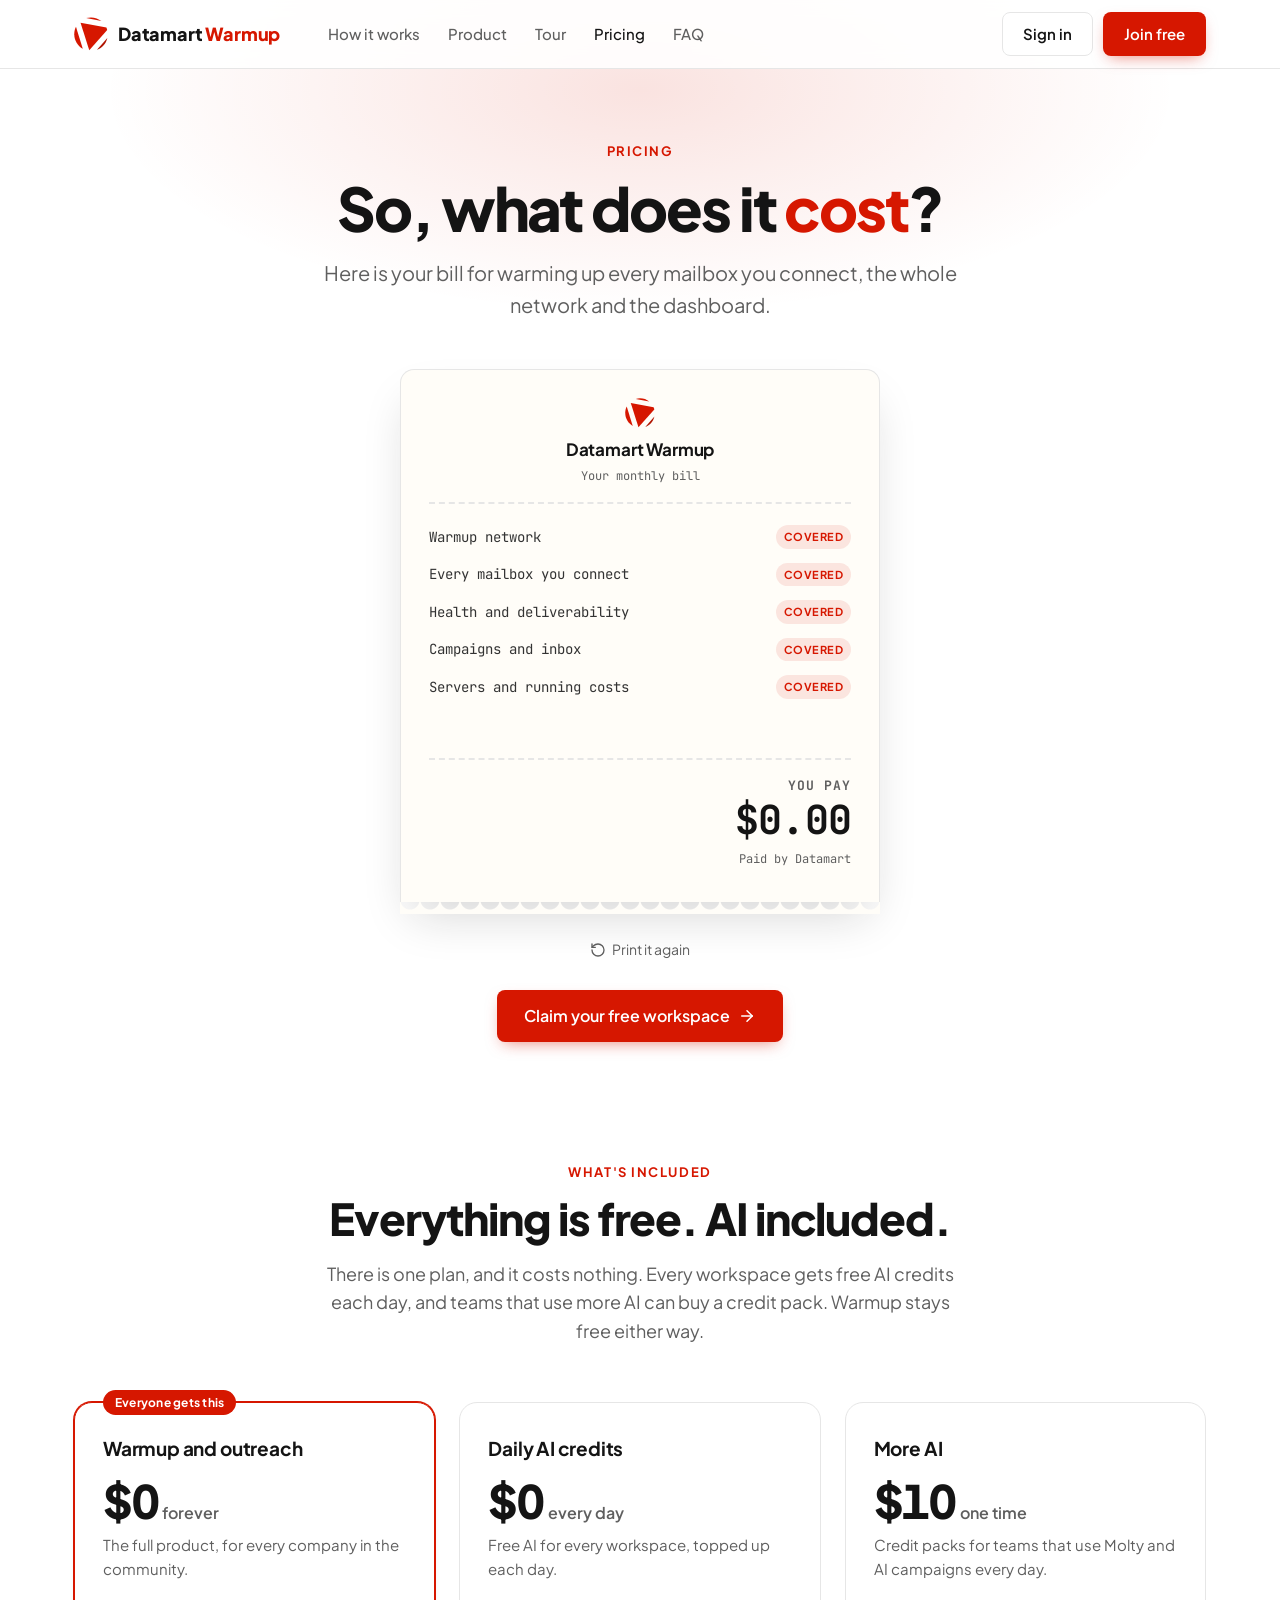
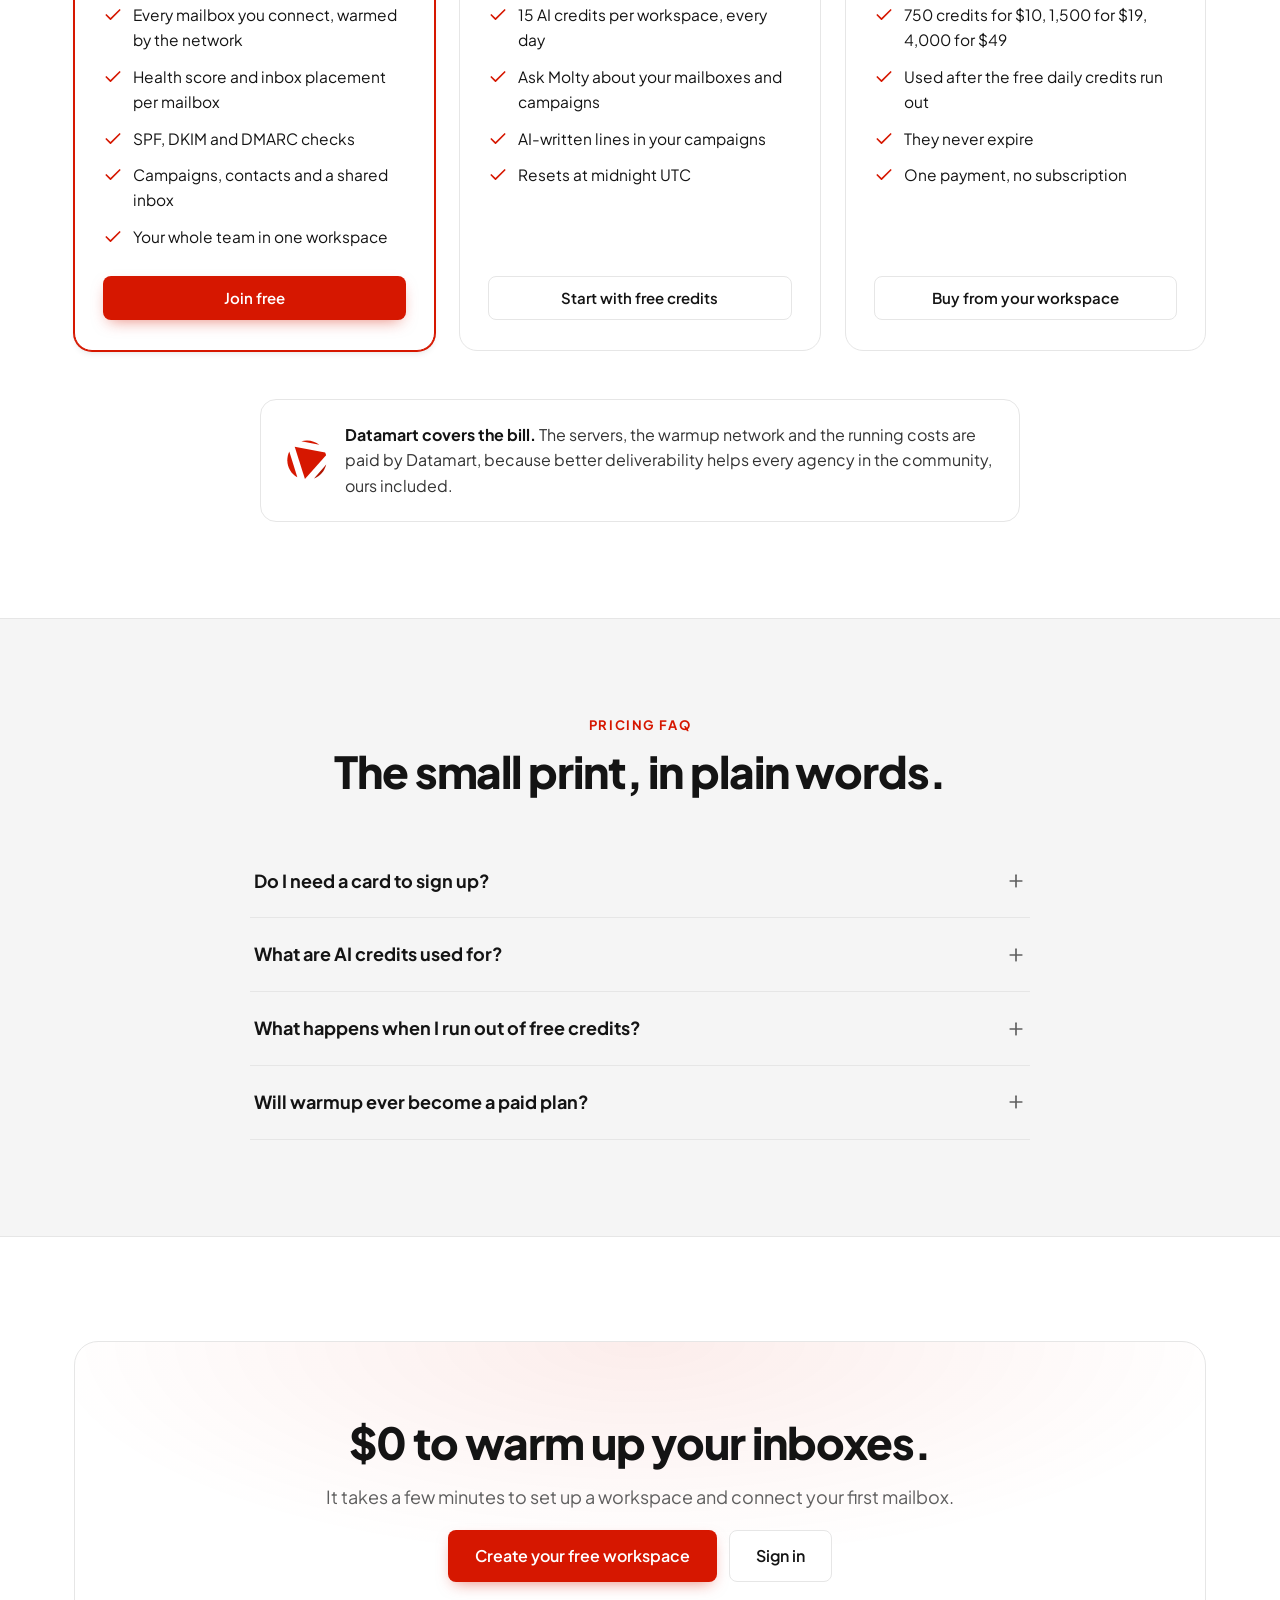
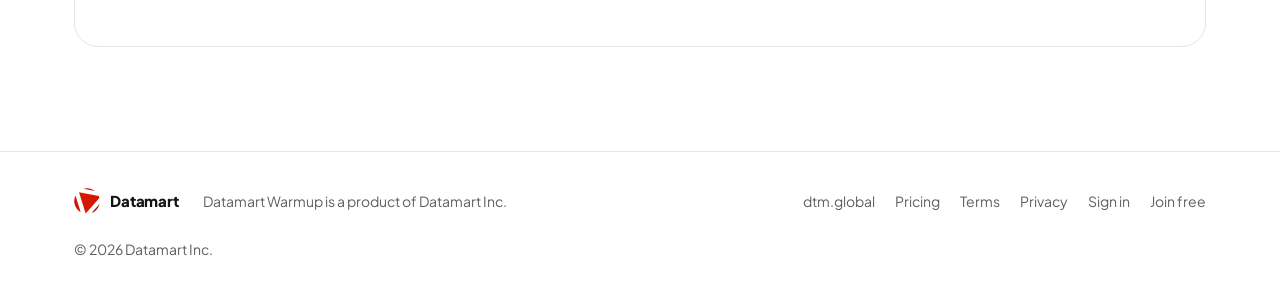
<file: datamart/landing/pricing.html>
<!doctype html>
<html lang="en">
<head>
<meta charset="utf-8">
<meta name="viewport" content="width=device-width, initial-scale=1">
<title>Pricing: Datamart Warmup is free</title>
<meta name="description" content="Datamart Warmup is free. Datamart covers the servers, the warmup network and the running costs. Every workspace gets free daily AI credits, and teams that need more can buy a one time credit pack.">
<meta property="og:title" content="Datamart Warmup pricing: $0">
<meta property="og:description" content="Free email warmup, covered by Datamart. Free AI credits included.">
<meta property="og:image" content="https://warmup.dtm.global/landing/img/mailboxes.webp">
<link rel="icon" href="/favicon-32x32.png" sizes="32x32">
<link rel="preconnect" href="https://fonts.googleapis.com">
<link rel="preconnect" href="https://fonts.gstatic.com" crossorigin>
<link href="https://fonts.googleapis.com/css2?family=Plus+Jakarta+Sans:wght@400;500;600;700;800&family=JetBrains+Mono:wght@500;700&display=swap" rel="stylesheet">
<style>
  :root {
    --red: #d61700;
    --red-hover: #b01400;
    --ink: #141414;
    --ink-2: #333333;
    --muted: #5f5f5f;
    --border: #e6e6e6;
    --surface: #f5f5f5;
    --bg: #ffffff;
    --card: #ffffff;
    --paper: #fffdf8;
    --ring: rgba(214, 23, 0, 0.35);
    --shadow-md: 0 4px 6px -1px rgba(0,0,0,.08), 0 2px 4px -2px rgba(0,0,0,.06);
    --shadow-xl: 0 24px 48px -12px rgba(20,20,20,.18);
  }
  @media (prefers-color-scheme: dark) {
    :root {
      --red: #e63333;
      --red-hover: #f05a4f;
      --ink: #f2f2f2;
      --ink-2: #e0e0e0;
      --muted: #a3a3a3;
      --border: #2e2e2e;
      --surface: #141414;
      --bg: #0d0d0d;
      --card: #141414;
      --paper: #1a1a1a;
      --shadow-md: 0 4px 6px -1px rgba(0,0,0,.5);
      --shadow-xl: 0 24px 48px -12px rgba(0,0,0,.7);
    }
  }
  * { box-sizing: border-box; }
  html { scroll-behavior: smooth; }
  body {
    margin: 0; background: var(--bg); color: var(--ink);
    font-family: "Plus Jakarta Sans", system-ui, -apple-system, sans-serif;
    font-size: 17px; line-height: 1.6; -webkit-font-smoothing: antialiased;
    overflow-x: hidden;
  }
  a { color: inherit; }
  .wrap { max-width: 1180px; margin: 0 auto; padding: 0 24px; }
  .skip { position: absolute; left: -9999px; }
  .skip:focus { left: 16px; top: 16px; background: var(--card); padding: 8px 12px; border-radius: 8px; z-index: 100; }
  :focus-visible { outline: 3px solid var(--ring); outline-offset: 2px; border-radius: 8px; }

  header.nav { position: sticky; top: 0; z-index: 50; background: color-mix(in srgb, var(--bg) 88%, transparent); backdrop-filter: saturate(1.4) blur(10px); border-bottom: 1px solid var(--border); }
  header.nav .wrap { display: flex; align-items: center; gap: 24px; height: 68px; }
  .brand { display: flex; align-items: center; gap: 10px; text-decoration: none; }
  .brand svg { width: 34px; height: 34px; flex: none; }
  .brand b { font-size: 18px; font-weight: 800; letter-spacing: -0.01em; }
  .brand span { color: var(--red); }
  nav.links { display: flex; gap: 28px; margin-left: 24px; }
  nav.links a { text-decoration: none; color: var(--muted); font-size: 15px; font-weight: 500; transition: color .2s; }
  nav.links a:hover, nav.links a[aria-current] { color: var(--ink); }
  .nav-cta { margin-left: auto; display: flex; gap: 10px; align-items: center; }

  .btn { display: inline-flex; align-items: center; justify-content: center; gap: 8px; min-height: 44px; padding: 0 20px; border-radius: 8px; font: inherit; font-size: 15px; font-weight: 600; text-decoration: none; cursor: pointer; transition: background-color .2s, border-color .2s, transform .15s, box-shadow .2s; border: 1px solid transparent; }
  .btn:active { transform: scale(.98); }
  .btn-red { background: var(--red); color: #fff; box-shadow: 0 6px 16px -6px rgba(214,23,0,.55); }
  .btn-red:hover { background: var(--red-hover); }
  .btn-ghost { border-color: var(--border); background: var(--card); color: var(--ink); }
  .btn-ghost:hover { border-color: var(--muted); }
  .btn-lg { min-height: 52px; padding: 0 26px; font-size: 16px; }
  .btn svg { width: 18px; height: 18px; }

  /* Hero */
  .hero { padding: 72px 0 24px; text-align: center; position: relative; }
  .hero::before { content: ""; position: absolute; inset: -30% -10% auto; height: 640px; background: radial-gradient(closest-side, rgba(214,23,0,.12), transparent 70%); pointer-events: none; }
  .eyebrow { font-size: 13px; font-weight: 700; letter-spacing: .12em; text-transform: uppercase; color: var(--red); position: relative; }
  h1 { font-size: clamp(36px, 5.6vw, 60px); line-height: 1.06; letter-spacing: -0.035em; font-weight: 800; margin: 14px auto 0; max-width: 860px; position: relative; }
  h1 em { font-style: normal; color: var(--red); }
  .lede { font-size: clamp(17px, 2vw, 20px); color: var(--muted); max-width: 640px; margin: 18px auto 0; position: relative; }

  /* The receipt */
  .stage { position: relative; max-width: 480px; margin: 48px auto 0; }
  .receipt {
    position: relative; background: var(--paper); color: var(--ink);
    border: 1px solid var(--border); border-bottom: 0;
    border-radius: 14px 14px 0 0; padding: 28px 28px 32px; text-align: left;
    box-shadow: var(--shadow-xl);
    font-family: "JetBrains Mono", ui-monospace, Menlo, monospace; font-size: 14px;
  }
  /* Torn bottom edge */
  .receipt::after {
    content: ""; position: absolute; left: -1px; right: -1px; bottom: -12px; height: 12px;
    background: radial-gradient(circle at 10px -2px, transparent 9px, var(--paper) 10px) repeat-x;
    background-size: 20px 12px;
  }
  .r-head { text-align: center; padding-bottom: 16px; border-bottom: 2px dashed var(--border); }
  .r-head svg { width: 30px; height: 30px; display: block; margin: 0 auto 8px; }
  .r-head b { display: block; font-family: "Plus Jakarta Sans", sans-serif; font-size: 17px; letter-spacing: -0.01em; }
  .r-head span { color: var(--muted); font-size: 12px; }
  .r-lines { list-style: none; margin: 0; padding: 14px 0; border-bottom: 2px dashed var(--border); }
  .r-lines li {
    display: flex; justify-content: space-between; align-items: center; gap: 12px; padding: 7px 0;
    opacity: 0; transform: translateY(-6px); transition: opacity .3s ease-out, transform .3s ease-out;
  }
  .r-lines li.in { opacity: 1; transform: none; }
  .r-lines .item { color: var(--ink-2); }
  .r-lines .tag {
    flex: none; font-size: 11px; font-weight: 700; letter-spacing: .04em; text-transform: uppercase;
    color: var(--red); background: color-mix(in srgb, var(--red) 10%, transparent);
    padding: 3px 8px; border-radius: 999px; font-family: "Plus Jakarta Sans", sans-serif;
  }
  .r-total { display: flex; flex-direction: column; align-items: flex-end; padding-top: 16px; position: relative; }
  .r-total span { font-weight: 700; font-size: 13px; color: var(--muted); text-transform: uppercase; letter-spacing: .08em; }
  .r-total output { font-size: 40px; line-height: 1.2; font-weight: 700; letter-spacing: -0.02em; font-variant-numeric: tabular-nums; }
  .r-note { color: var(--muted); font-size: 12px; margin-top: 6px; text-align: right; }

  .stamp {
    position: absolute; left: 26px; bottom: 42px; pointer-events: none;
    font-family: "Plus Jakarta Sans", sans-serif; font-weight: 800; font-size: 46px; letter-spacing: .06em;
    color: var(--red); border: 5px double var(--red); border-radius: 12px; padding: 0 16px; line-height: 1.25;
    transform: rotate(-12deg) scale(2.6); opacity: 0; mix-blend-mode: multiply;
  }
  @media (prefers-color-scheme: dark) { .stamp { mix-blend-mode: normal; } }
  .stamp.in { animation: thud .42s cubic-bezier(.2,.9,.3,1.3) forwards; }
  @keyframes thud {
    0% { transform: rotate(-12deg) scale(2.6); opacity: 0; }
    70% { transform: rotate(-12deg) scale(.94); opacity: .95; }
    100% { transform: rotate(-12deg) scale(1); opacity: .92; }
  }
  .stage.shake { animation: shake .3s ease-out; }
  @keyframes shake { 0%,100% { transform: none; } 30% { transform: translateY(3px); } 60% { transform: translateY(-2px); } }

  .replay { margin-top: 26px; background: none; border: 0; font: inherit; font-size: 14px; color: var(--muted); cursor: pointer; display: inline-flex; gap: 6px; align-items: center; min-height: 44px; padding: 0 10px; border-radius: 8px; }
  .replay:hover { color: var(--ink); }
  .replay svg { width: 16px; height: 16px; }
  .hero-cta { display: flex; gap: 12px; justify-content: center; flex-wrap: wrap; margin-top: 18px; position: relative; }

  canvas#confetti { position: fixed; inset: 0; width: 100%; height: 100%; pointer-events: none; z-index: 60; }

  /* Plans */
  section { padding: 96px 0; scroll-margin-top: 68px; }
  h2 { font-size: clamp(30px, 4vw, 44px); line-height: 1.12; letter-spacing: -0.025em; font-weight: 800; margin: 12px 0 0; }
  .sub { color: var(--muted); font-size: 18px; max-width: 640px; margin: 16px auto 0; }
  .center { text-align: center; }
  .band { background: var(--surface); border-top: 1px solid var(--border); border-bottom: 1px solid var(--border); }

  .plans { display: grid; grid-template-columns: repeat(3, 1fr); gap: 24px; margin-top: 56px; align-items: stretch; }
  .plan { border: 1px solid var(--border); border-radius: 18px; padding: 30px 28px; background: var(--card); display: flex; flex-direction: column; transition: transform .2s, box-shadow .2s; }
  .plan:hover { transform: translateY(-4px); box-shadow: var(--shadow-md); }
  .plan.hot { border-color: var(--red); box-shadow: 0 0 0 1px var(--red), var(--shadow-md); position: relative; }
  .plan.hot .flag { position: absolute; top: -13px; left: 28px; background: var(--red); color: #fff; font-size: 12px; font-weight: 700; padding: 3px 12px; border-radius: 999px; letter-spacing: .02em; }
  .plan h3 { font-size: 19px; margin: 0; letter-spacing: -0.01em; }
  .plan .price { font-size: 46px; font-weight: 800; letter-spacing: -0.03em; margin: 14px 0 0; line-height: 1; font-variant-numeric: tabular-nums; }
  .plan .price small { font-size: 16px; font-weight: 600; color: var(--muted); letter-spacing: 0; margin-left: 4px; }
  .plan .price.word { font-size: 30px; line-height: 1.15; }
  .plan .who { color: var(--muted); font-size: 15px; margin: 10px 0 0; }
  .plan ul { list-style: none; padding: 0; margin: 22px 0 0; display: grid; gap: 12px; font-size: 15.5px; }
  .plan li { display: flex; gap: 10px; align-items: flex-start; }
  .plan li svg { width: 20px; height: 20px; color: var(--red); flex: none; margin-top: 2px; }
  .plan .foot { margin-top: auto; padding-top: 26px; }
  .plan .foot .btn { width: 100%; }
  .plan .soon { display: block; text-align: center; font-size: 13px; color: var(--muted); margin-top: 10px; }

  .covered { display: flex; gap: 18px; align-items: center; margin: 48px auto 0; max-width: 760px; padding: 22px 26px; border: 1px solid var(--border); border-radius: 16px; background: var(--card); }
  .covered svg { width: 40px; height: 40px; flex: none; }
  .covered p { margin: 0; font-size: 16px; color: var(--ink-2); }
  .covered b { color: var(--ink); }

  .faq { max-width: 780px; margin: 48px auto 0; }
  details { border-bottom: 1px solid var(--border); }
  summary { list-style: none; cursor: pointer; padding: 22px 4px; font-weight: 700; font-size: 18px; display: flex; justify-content: space-between; gap: 16px; align-items: center; }
  summary::-webkit-details-marker { display: none; }
  summary svg { width: 20px; height: 20px; color: var(--muted); transition: transform .2s; flex: none; }
  details[open] summary svg { transform: rotate(45deg); }
  details p { margin: 0 4px 22px; color: var(--muted); }

  .final { text-align: center; padding: 104px 0; }
  .final .box { border: 1px solid var(--border); border-radius: 24px; padding: 64px 24px; background: radial-gradient(600px 220px at 50% 0%, rgba(214,23,0,.08), transparent), var(--card); }

  footer { border-top: 1px solid var(--border); padding: 36px 0 48px; color: var(--muted); font-size: 14px; }
  footer .wrap { display: flex; gap: 24px; align-items: center; flex-wrap: wrap; }
  footer .brand svg { width: 26px; height: 26px; }
  footer .brand b { font-size: 15px; color: var(--ink); }
  footer nav { margin-left: auto; display: flex; gap: 20px; flex-wrap: wrap; }
  footer nav a { text-decoration: none; }
  footer nav a:hover { color: var(--ink); }
  footer .legal { flex-basis: 100%; margin: 0; }

  .reveal { opacity: 0; transform: translateY(16px); transition: opacity .5s ease-out, transform .5s ease-out; }
  .reveal.in { opacity: 1; transform: none; }
  @media (prefers-reduced-motion: reduce) {
    html { scroll-behavior: auto; }
    .reveal, .r-lines li { opacity: 1; transform: none; transition: none; }
    .stamp { opacity: .92; transform: rotate(-12deg); }
    .stamp.in, .stage.shake { animation: none; }
    .plan, .btn { transition: none; }
  }

  @media (max-width: 900px) {
    nav.links { display: none; }
    .plans { grid-template-columns: 1fr; max-width: 520px; margin-left: auto; margin-right: auto; }
    section { padding: 72px 0; }
    .hero { padding-top: 56px; }
  }
  @media (max-width: 480px) {
    .wrap { padding: 0 16px; }
    .nav-cta .btn-ghost { display: none; }
    .hero-cta .btn { width: 100%; }
    .receipt { padding: 22px 18px 28px; font-size: 13px; }
    .r-total output { font-size: 34px; }
    .stamp { font-size: 32px; left: 16px; bottom: 44px; padding: 0 12px; }
    .covered { flex-direction: column; text-align: center; }
    footer nav { margin-left: 0; }
  }
</style>
</head>
<body>
<a class="skip" href="#main">Skip to content</a>

<svg width="0" height="0" style="position:absolute" aria-hidden="true">
  <defs>
    <symbol id="dm-logo" viewBox="0 0 82 82">
      <path fill="#d61700" fill-rule="evenodd" d="M41.008,0.938c9.558,0,18.338,3.321,25.255,8.87L29.338,2.652C33.032,1.539,36.949,0.938,41.008,0.938L41.008,0.938z"/>
      <path fill="#d61700" d="M78.159,25.45c0.784,1.833,1.438,3.736,1.947,5.696L36.787,80.062l-21-66.474L78.159,25.45L78.159,25.45z"/>
      <path fill="#b01400" d="M80.388,50.366C77.372,63.57,67.886,74.306,55.443,79.069L80.388,50.366L80.388,50.366z"/>
      <path fill="#d61700" d="M21.163,76.523C8.896,69.589,0.612,56.431,0.612,41.333c0-6.387,1.484-12.427,4.124-17.796L21.163,76.523L21.163,76.523z"/>
    </symbol>
    <symbol id="check" viewBox="0 0 24 24"><path d="M20 6 9 17l-5-5" fill="none" stroke="currentColor" stroke-width="2" stroke-linecap="round" stroke-linejoin="round"/></symbol>
  </defs>
</svg>

<header class="nav">
  <div class="wrap">
    <a class="brand" href="/" aria-label="Datamart Warmup home">
      <svg aria-hidden="true"><use href="#dm-logo"/></svg>
      <b>Datamart <span>Warmup</span></b>
    </a>
    <nav class="links" aria-label="Sections">
      <a href="/#how">How it works</a>
      <a href="/#product">Product</a>
      <a href="/#tour">Tour</a>
      <a href="/pricing" aria-current="page">Pricing</a>
      <a href="/#faq">FAQ</a>
    </nav>
    <div class="nav-cta">
      <a class="btn btn-ghost" href="/auth/login">Sign in</a>
      <a class="btn btn-red" href="/auth/register">Join free</a>
    </div>
  </div>
</header>

<main id="main">
  <div class="hero">
    <div class="wrap">
      <div class="eyebrow">Pricing</div>
      <h1>So, what does it <em>cost</em>?</h1>
      <p class="lede">Here is your bill for warming up every mailbox you connect, the whole network and the dashboard.</p>

      <div class="stage" id="stage">
        <div class="receipt" role="img" aria-label="A receipt. Warmup network, every mailbox, the dashboard, campaigns, servers and daily AI credits are all covered by Datamart. Total: zero dollars. Stamped FREE.">
          <div class="r-head" aria-hidden="true">
            <svg><use href="#dm-logo"/></svg>
            <b>Datamart Warmup</b>
            <span>Your monthly bill</span>
          </div>
          <ul class="r-lines" aria-hidden="true">
            <li><span class="item">Warmup network</span><span class="tag">Covered</span></li>
            <li><span class="item">Every mailbox you connect</span><span class="tag">Covered</span></li>
            <li><span class="item">Health and deliverability</span><span class="tag">Covered</span></li>
            <li><span class="item">Campaigns and inbox</span><span class="tag">Covered</span></li>
            <li><span class="item">Servers and running costs</span><span class="tag">Covered</span></li>
            <li><span class="item">Daily Molty AI credits</span><span class="tag">Covered</span></li>
          </ul>
          <div class="r-total" aria-hidden="true">
            <span>You pay</span>
            <output id="total">$0.00</output>
          </div>
          <div class="r-note" aria-hidden="true">Paid by Datamart</div>
          <div class="stamp" id="stamp" aria-hidden="true">FREE</div>
        </div>
      </div>

      <button class="replay" id="replay" type="button">
        <svg viewBox="0 0 24 24" fill="none" stroke="currentColor" stroke-width="2" stroke-linecap="round" stroke-linejoin="round" aria-hidden="true"><path d="M3 12a9 9 0 1 0 9-9 9.75 9.75 0 0 0-6.74 2.74L3 8"/><path d="M3 3v5h5"/></svg>
        Print it again
      </button>
      <div class="hero-cta">
        <a class="btn btn-red btn-lg" href="/auth/register">
          Claim your free workspace
          <svg viewBox="0 0 24 24" fill="none" stroke="currentColor" stroke-width="2" stroke-linecap="round" stroke-linejoin="round" aria-hidden="true"><path d="M5 12h14"/><path d="m12 5 7 7-7 7"/></svg>
        </a>
      </div>
    </div>
  </div>

  <section id="plans">
    <div class="wrap">
      <div class="center">
        <div class="eyebrow">What's included</div>
        <h2>Everything is free. AI included.</h2>
        <p class="sub">There is one plan, and it costs nothing. Every workspace gets free AI credits each day, and teams that use more AI can buy a credit pack. Warmup stays free either way.</p>
      </div>

      <div class="plans">
        <article class="plan hot reveal">
          <span class="flag">Everyone gets this</span>
          <h3>Warmup and outreach</h3>
          <p class="price">$0<small>forever</small></p>
          <p class="who">The full product, for every company in the community.</p>
          <ul>
            <li><svg aria-hidden="true"><use href="#check"/></svg>Every mailbox you connect, warmed by the network</li>
            <li><svg aria-hidden="true"><use href="#check"/></svg>Health score and inbox placement per mailbox</li>
            <li><svg aria-hidden="true"><use href="#check"/></svg>SPF, DKIM and DMARC checks</li>
            <li><svg aria-hidden="true"><use href="#check"/></svg>Campaigns, contacts and a shared inbox</li>
            <li><svg aria-hidden="true"><use href="#check"/></svg>Your whole team in one workspace</li>
          </ul>
          <div class="foot"><a class="btn btn-red" href="/auth/register">Join free</a></div>
        </article>

        <article class="plan reveal">
          <h3>Daily AI credits</h3>
          <p class="price">$0<small>every day</small></p>
          <p class="who">Free AI for every workspace, topped up each day.</p>
          <ul>
            <li><svg aria-hidden="true"><use href="#check"/></svg>15 AI credits per workspace, every day</li>
            <li><svg aria-hidden="true"><use href="#check"/></svg>Ask Molty about your mailboxes and campaigns</li>
            <li><svg aria-hidden="true"><use href="#check"/></svg>AI-written lines in your campaigns</li>
            <li><svg aria-hidden="true"><use href="#check"/></svg>Resets at midnight UTC</li>
          </ul>
          <div class="foot"><a class="btn btn-ghost" href="/auth/register">Start with free credits</a></div>
        </article>

        <article class="plan reveal">
          <h3>More AI</h3>
          <p class="price">$10<small>one time</small></p>
          <p class="who">Credit packs for teams that use Molty and AI campaigns every day.</p>
          <ul>
            <li><svg aria-hidden="true"><use href="#check"/></svg>750 credits for $10, 1,500 for $19, 4,000 for $49</li>
            <li><svg aria-hidden="true"><use href="#check"/></svg>Used after the free daily credits run out</li>
            <li><svg aria-hidden="true"><use href="#check"/></svg>They never expire</li>
            <li><svg aria-hidden="true"><use href="#check"/></svg>One payment, no subscription</li>
          </ul>
          <div class="foot">
            <a class="btn btn-ghost" href="/app">Buy from your workspace</a>
          </div>
        </article>
      </div>

      <div class="covered reveal">
        <svg aria-hidden="true"><use href="#dm-logo"/></svg>
        <p><b>Datamart covers the bill.</b> The servers, the warmup network and the running costs are paid by Datamart, because better deliverability helps every agency in the community, ours included.</p>
      </div>
    </div>
  </section>

  <section id="faq" class="band">
    <div class="wrap">
      <div class="center">
        <div class="eyebrow">Pricing FAQ</div>
        <h2>The small print, in plain words.</h2>
      </div>
      <div class="faq">
        <details>
          <summary>Do I need a card to sign up?<svg viewBox="0 0 24 24" fill="none" stroke="currentColor" stroke-width="2" stroke-linecap="round" aria-hidden="true"><path d="M12 5v14"/><path d="M5 12h14"/></svg></summary>
          <p>No. You sign up, create your workspace and connect your mailboxes. There is nothing to pay and no card on file.</p>
        </details>
        <details>
          <summary>What are AI credits used for?<svg viewBox="0 0 24 24" fill="none" stroke="currentColor" stroke-width="2" stroke-linecap="round" aria-hidden="true"><path d="M12 5v14"/><path d="M5 12h14"/></svg></summary>
          <p>Anything the AI does for you: answering and acting in Molty, and writing AI lines in your campaigns. Warmup, sending, the inbox and the dashboards use no credits at all.</p>
        </details>
        <details>
          <summary>What happens when I run out of free credits?<svg viewBox="0 0 24 24" fill="none" stroke="currentColor" stroke-width="2" stroke-linecap="round" aria-hidden="true"><path d="M12 5v14"/><path d="M5 12h14"/></svg></summary>
          <p>Only the AI pauses until the free credits reset at midnight UTC. Warmup and everything else keeps running. If your team needs more, open the credits meter at the top of your workspace and buy a credit pack. Pack credits are used after the free ones and never expire.</p>
        </details>
        <details>
          <summary>Will warmup ever become a paid plan?<svg viewBox="0 0 24 24" fill="none" stroke="currentColor" stroke-width="2" stroke-linecap="round" aria-hidden="true"><path d="M12 5v14"/><path d="M5 12h14"/></svg></summary>
          <p>Warmup gets better with every member who joins, so it is free for the community. Datamart pays for it, and the free daily AI credits are included. Credit packs are optional, for teams that want more AI.</p>
        </details>
      </div>
    </div>
  </section>

  <div class="final">
    <div class="wrap">
      <div class="box reveal">
        <h2>$0 to warm up your inboxes.</h2>
        <p class="sub">It takes a few minutes to set up a workspace and connect your first mailbox.</p>
        <div class="hero-cta">
          <a class="btn btn-red btn-lg" href="/auth/register">Create your free workspace</a>
          <a class="btn btn-ghost btn-lg" href="/auth/login">Sign in</a>
        </div>
      </div>
    </div>
  </div>
</main>

<footer>
  <div class="wrap">
    <a class="brand" href="https://dtm.global" aria-label="Datamart">
      <svg aria-hidden="true"><use href="#dm-logo"/></svg>
      <b>Datamart</b>
    </a>
    <span>Datamart Warmup is a product of Datamart Inc.</span>
    <nav aria-label="Footer">
      <a href="https://dtm.global">dtm.global</a>
      <a href="/pricing">Pricing</a>
      <a href="/terms">Terms</a>
      <a href="/privacy">Privacy</a>
      <a href="/auth/login">Sign in</a>
      <a href="/auth/register">Join free</a>
    </nav>
    <p class="legal">&copy; 2026 Datamart Inc.</p>
  </div>
</footer>

<canvas id="confetti" aria-hidden="true"></canvas>

<script>
  (function () {
    var still = window.matchMedia("(prefers-reduced-motion: reduce)").matches;
    var lines = document.querySelectorAll(".r-lines li");
    var stamp = document.getElementById("stamp");
    var stage = document.getElementById("stage");
    var timers = [];

    // Confetti in Datamart red and charcoal, a short burst from the stamp.
    var canvas = document.getElementById("confetti");
    var ctx = canvas.getContext("2d");
    var bits = [], raf = 0;
    var colors = ["#d61700", "#b01400", "#ff5a45", "#262626", "#8c8c8c", "#f5f5f5"];
    function size() {
      var r = window.devicePixelRatio || 1;
      canvas.width = innerWidth * r; canvas.height = innerHeight * r;
      ctx.setTransform(r, 0, 0, r, 0, 0);
    }
    function burst() {
      size();
      var box = stamp.getBoundingClientRect();
      var x = box.left + box.width / 2, y = box.top + box.height / 2;
      for (var i = 0; i < 140; i++) {
        var a = Math.random() * Math.PI * 2, s = 4 + Math.random() * 9;
        bits.push({ x: x, y: y, vx: Math.cos(a) * s, vy: Math.sin(a) * s - 6, w: 6 + Math.random() * 6, h: 3 + Math.random() * 5,
          r: Math.random() * 6, vr: (Math.random() - .5) * .4, c: colors[i % colors.length], life: 0 });
      }
      if (!raf) raf = requestAnimationFrame(tick);
    }
    function tick() {
      ctx.clearRect(0, 0, innerWidth, innerHeight);
      bits = bits.filter(function (b) { return b.life < 150 && b.y < innerHeight + 40; });
      bits.forEach(function (b) {
        b.life++; b.vy += .28; b.vx *= .985; b.x += b.vx; b.y += b.vy; b.r += b.vr;
        ctx.save(); ctx.globalAlpha = Math.max(0, 1 - b.life / 150);
        ctx.translate(b.x, b.y); ctx.rotate(b.r); ctx.fillStyle = b.c;
        ctx.fillRect(-b.w / 2, -b.h / 2, b.w, b.h); ctx.restore();
      });
      raf = bits.length ? requestAnimationFrame(tick) : 0;
      if (!raf) ctx.clearRect(0, 0, innerWidth, innerHeight);
    }

    function play() {
      timers.forEach(clearTimeout); timers = [];
      if (still) { lines.forEach(function (l) { l.classList.add("in"); }); stamp.classList.add("in"); return; }
      lines.forEach(function (l) { l.classList.remove("in"); });
      stamp.classList.remove("in"); stage.classList.remove("shake");
      void stamp.offsetWidth;
      lines.forEach(function (l, i) { timers.push(setTimeout(function () { l.classList.add("in"); }, 350 + i * 260)); });
      timers.push(setTimeout(function () {
        stamp.classList.add("in");
        timers.push(setTimeout(function () { stage.classList.add("shake"); burst(); }, 300));
      }, 350 + lines.length * 260 + 350));
    }
    document.getElementById("replay").addEventListener("click", play);
    play();

    var els = document.querySelectorAll(".reveal");
    if (!("IntersectionObserver" in window)) { els.forEach(function (e) { e.classList.add("in"); }); return; }
    var io = new IntersectionObserver(function (entries) {
      entries.forEach(function (e) { if (e.isIntersecting) { e.target.classList.add("in"); io.unobserve(e.target); } });
    }, { rootMargin: "0px 0px -10% 0px" });
    els.forEach(function (e) { io.observe(e); });
  })();
</script>
</body>
</html>
</file>
